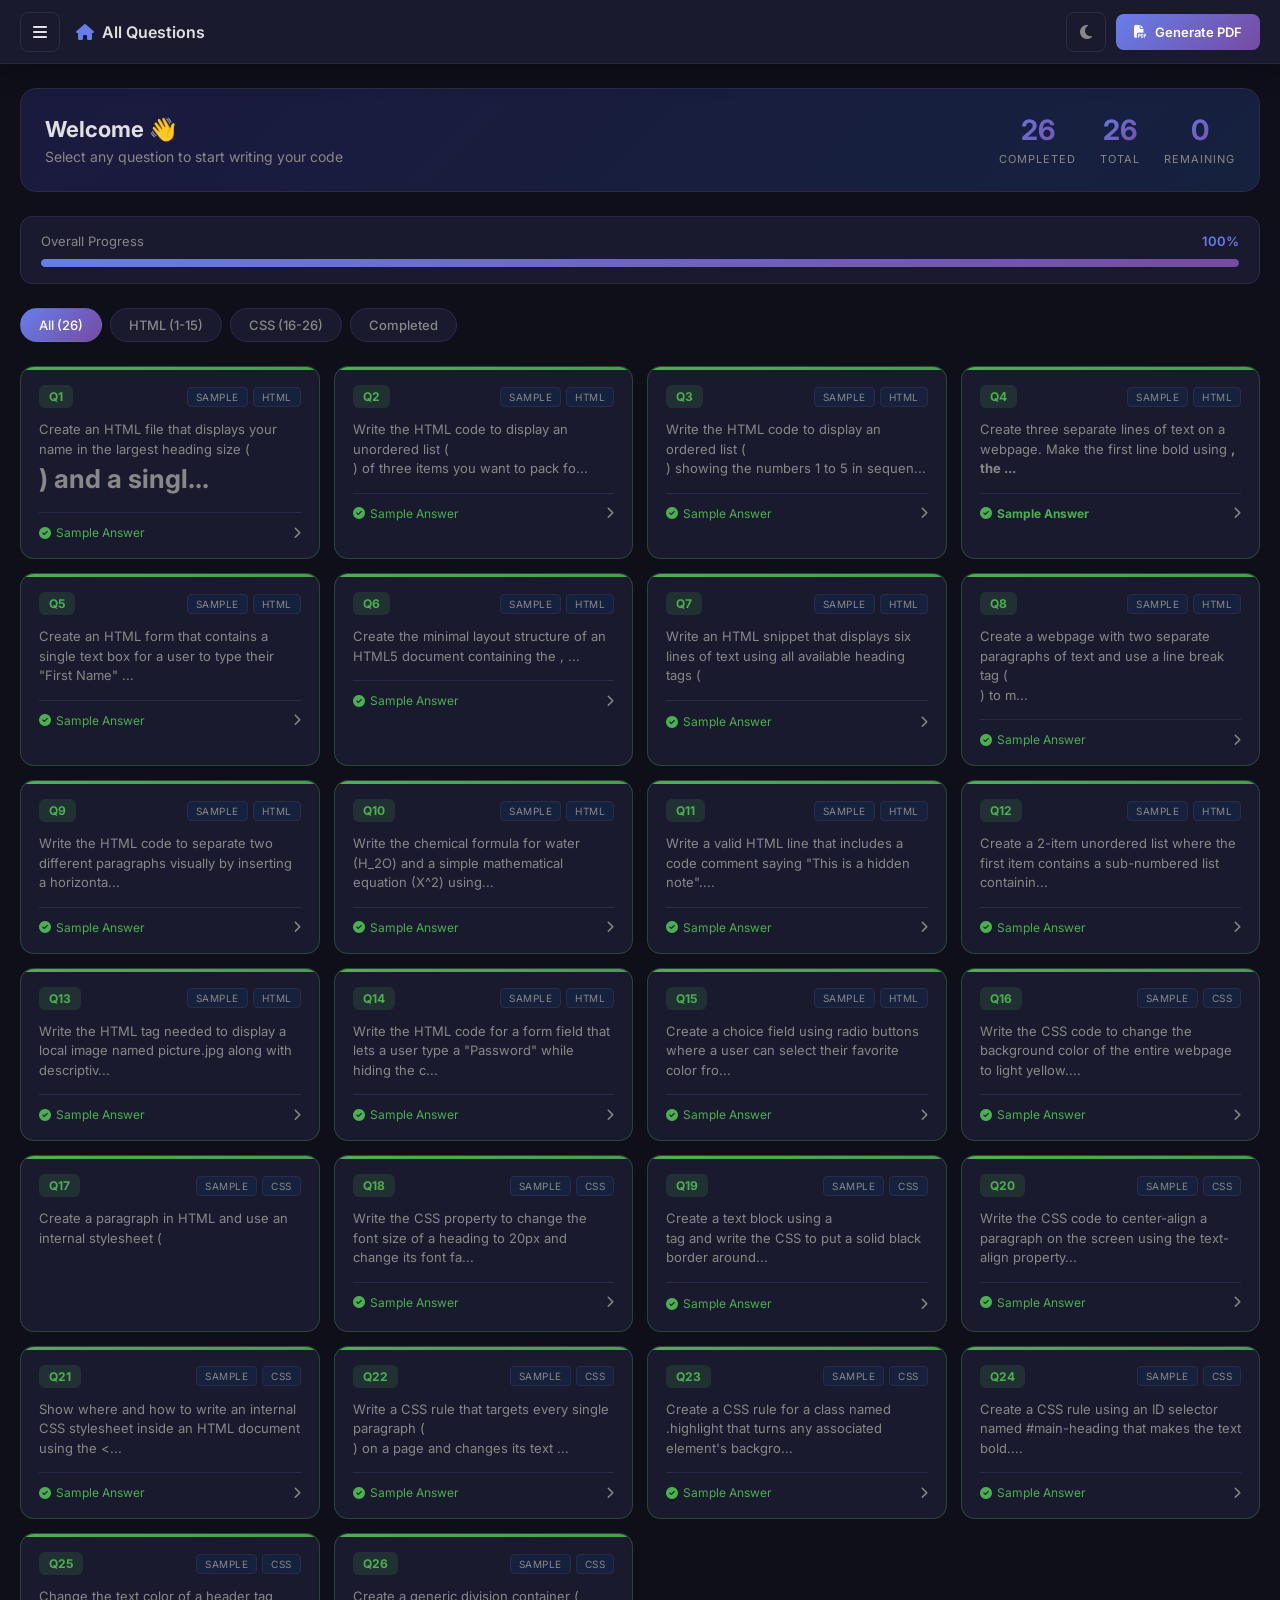
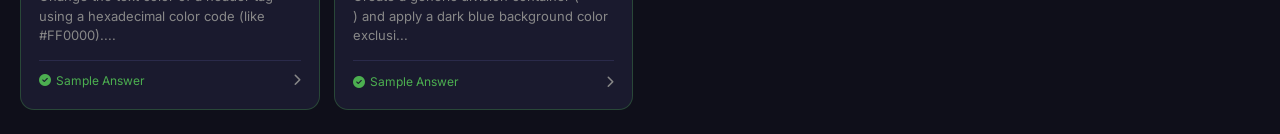
<file: index.html>
<!DOCTYPE html>
<html lang="en">
<head>
    <meta charset="UTF-8">
    <meta name="viewport" content="width=device-width, initial-scale=1.0">
    <title>HTML Assignment Editor</title>
    <link rel="stylesheet" href="style.css">
    <link href="https://fonts.googleapis.com/css2?family=Inter:wght@300;400;500;600;700&family=Fira+Code:wght@400;500&display=swap" rel="stylesheet">
    <link rel="stylesheet" href="https://cdnjs.cloudflare.com/ajax/libs/font-awesome/6.4.0/css/all.min.css">
</head>
<body>

    <!-- SIDEBAR -->
    <aside class="sidebar" id="sidebar">
        <div class="sidebar-header">
            <div class="logo">
                <i class="fas fa-code"></i>
                <span>AssignmentEditor</span>
            </div>
            <button class="sidebar-close" onclick="toggleSidebar()">
                <i class="fas fa-times"></i>
            </button>
        </div>

        <div class="sidebar-file">
            <label><i class="fas fa-file-code"></i> File Name</label>
            <input type="text" id="fileName" placeholder="My Assignment" value="HTML_Assignment">
        </div>

        <div class="sidebar-nav">
            <p class="nav-label">Questions</p>
            <div id="sidebarQuestionList"></div>
        </div>

        <div class="sidebar-footer">
            <button onclick="generatePDF()" class="btn-generate">
                <i class="fas fa-file-pdf"></i> Generate Output
            </button>
            <button onclick="resetAll()" class="btn-reset">
                <i class="fas fa-trash"></i> Reset All
            </button>
        </div>

        <!-- Theme Toggle in Sidebar -->
        <div class="theme-toggle" onclick="toggleTheme()">
            <i class="fas fa-moon theme-icon" id="themeIcon"></i>
            <span class="theme-toggle-label" id="themeLabel">Dark Mode</span>
            <label class="toggle-switch">
                <input type="checkbox" id="themeCheckbox" onchange="toggleTheme()">
                <span class="toggle-track"></span>
            </label>
        </div>

    </aside>

    <!-- OVERLAY -->
    <div class="overlay" id="overlay" onclick="toggleSidebar()"></div>

    <!-- MAIN -->
    <main class="main" id="main">

        <!-- TOP NAV -->
        <nav class="topnav">
            <button class="menu-btn" onclick="toggleSidebar()">
                <i class="fas fa-bars"></i>
            </button>
            <div class="topnav-title" id="topnavTitle">
                <i class="fas fa-home"></i> All Questions
            </div>
            <div class="topnav-actions" id="topnavActions">
                <!-- Theme Toggle Button in TopNav -->
                <button class="topnav-theme" onclick="toggleTheme()" id="topnavThemeBtn" title="Toggle Theme">
                    <i class="fas fa-moon"></i>
                </button>
                <button onclick="generatePDF()" class="btn-icon-primary">
                    <i class="fas fa-file-pdf"></i>
                    <span>Generate PDF</span>
                </button>
            </div>
        </nav>

        <!-- LIST VIEW -->
        <div id="listView" class="view active">
            <div class="hero">
                <div class="hero-text">
                    <h2>Welcome 👋</h2>
                    <p>Select any question to start writing your code</p>
                </div>
                <div class="hero-stats">
                    <div class="stat">
                        <span id="completedCount">0</span>
                        <label>Completed</label>
                    </div>
                    <div class="stat">
                        <span>26</span>
                        <label>Total</label>
                    </div>
                    <div class="stat">
                        <span id="pendingCount">26</span>
                        <label>Remaining</label>
                    </div>
                </div>
            </div>

            <!-- Progress Bar -->
            <div class="progress-wrap">
                <div class="progress-top">
                    <span>Overall Progress</span>
                    <span id="progressPercent">0%</span>
                </div>
                <div class="progress-bar">
                    <div class="progress-fill" id="progressFill"></div>
                </div>
            </div>

            <!-- Filter Tabs -->
            <div class="filter-tabs">
                <button class="tab active" onclick="filterQuestions('all', this)">All (26)</button>
                <button class="tab" onclick="filterQuestions('html', this)">HTML (1-15)</button>
                <button class="tab" onclick="filterQuestions('css', this)">CSS (16-26)</button>
                <button class="tab" onclick="filterQuestions('done', this)">Completed</button>
            </div>

            <!-- Question Grid -->
            <div id="questionGrid" class="question-grid"></div>
        </div>

        <!-- EDITOR VIEW -->
        <div id="editorView" class="view">
            <div class="editor-layout">

                <!-- Left Panel -->
                <div class="editor-panel">
                    <div class="panel-header">
                        <div class="panel-title">
                            <i class="fas fa-pencil-alt"></i>
                            <span id="editorQNum">Question 1</span>
                        </div>
                        <div class="panel-actions">
                            <button onclick="loadSample()" class="btn-sm btn-orange">
                                <i class="fas fa-magic"></i> Sample
                            </button>
                            <button onclick="clearCode()" class="btn-sm btn-gray">
                                <i class="fas fa-eraser"></i> Clear
                            </button>
                        </div>
                    </div>

                    <div class="question-banner" id="questionText"></div>

                    <div class="code-wrap">
                        <div class="code-header">
                            <div class="code-dots">
                                <span class="dot red"></span>
                                <span class="dot yellow"></span>
                                <span class="dot green"></span>
                            </div>
                            <span class="code-lang">HTML / CSS</span>
                            <button onclick="copyCode()" class="btn-copy">
                                <i class="fas fa-copy"></i> Copy
                            </button>
                        </div>
                        <textarea id="codeEditor" placeholder="Write your HTML/CSS code here..."></textarea>
                    </div>

                    <div class="editor-bottom">
                        <button onclick="showListView()" class="btn-back">
                            <i class="fas fa-arrow-left"></i> Back
                        </button>
                        <div class="nav-buttons">
                            <button onclick="prevQuestion()" class="btn-nav">
                                <i class="fas fa-chevron-left"></i> Prev
                            </button>
                            <button onclick="nextQuestion()" class="btn-nav">
                                Next <i class="fas fa-chevron-right"></i>
                            </button>
                        </div>
                        <button onclick="runCode()" class="btn-run">
                            <i class="fas fa-play"></i> Run Code
                        </button>
                    </div>
                </div>

                <!-- Right Panel -->
                <div class="preview-panel">
                    <div class="panel-header">
                        <div class="panel-title">
                            <i class="fas fa-eye"></i>
                            <span>Live Preview</span>
                        </div>
                        <div class="preview-status" id="previewStatus">
                            <span class="status-dot"></span>
                            <span>Ready</span>
                        </div>
                    </div>

                    <div class="preview-wrap">
                        <div class="browser-bar">
                            <div class="browser-dots">
                                <span class="dot red"></span>
                                <span class="dot yellow"></span>
                                <span class="dot green"></span>
                            </div>
                            <div class="browser-url">
                                <i class="fas fa-lock"></i>
                                preview.local
                            </div>
                        </div>
                        <iframe id="preview" sandbox="allow-same-origin allow-scripts"></iframe>
                    </div>
                </div>

            </div>
        </div>

    </main>

    <!-- TOAST -->
    <div class="toast" id="toast"></div>

    <script src="questions.js"></script>
    <script src="script.js"></script>
    <script src="sampleAnswers.js"></script>
</body>
</html>
</file>
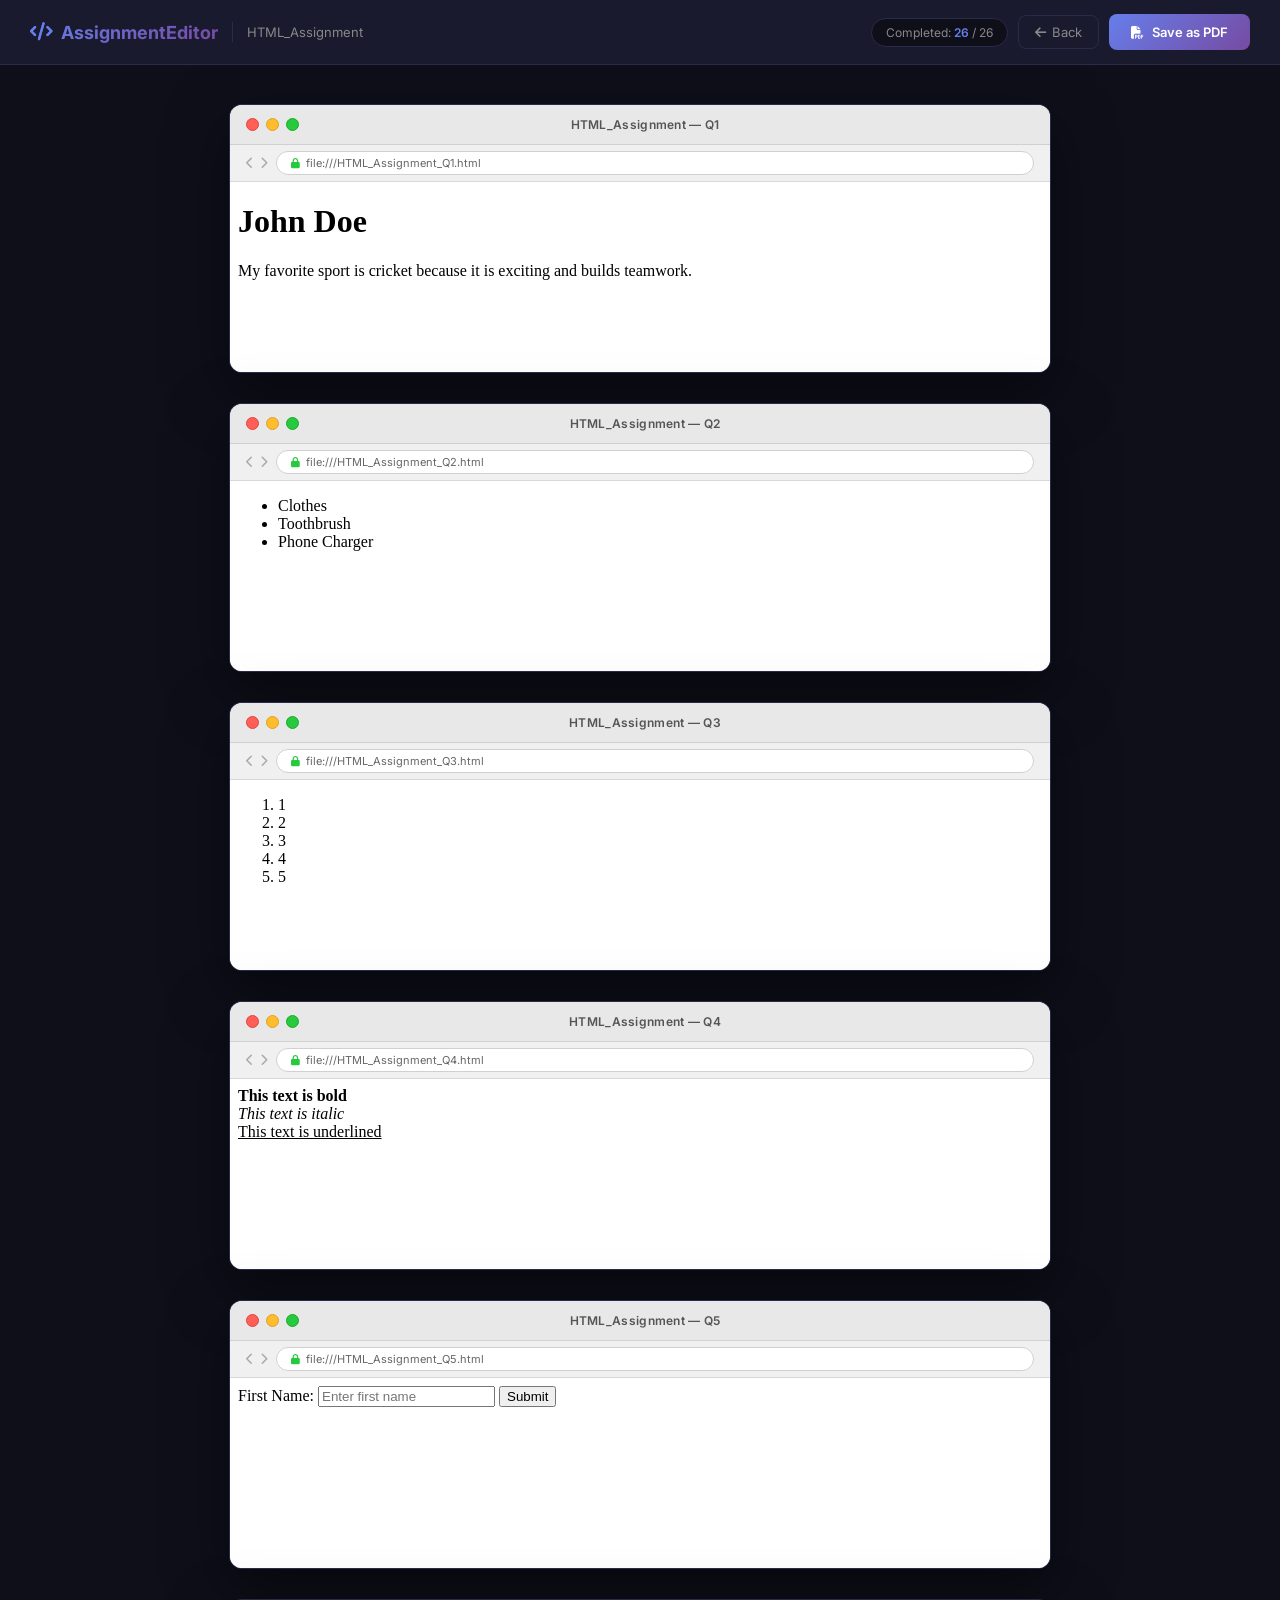
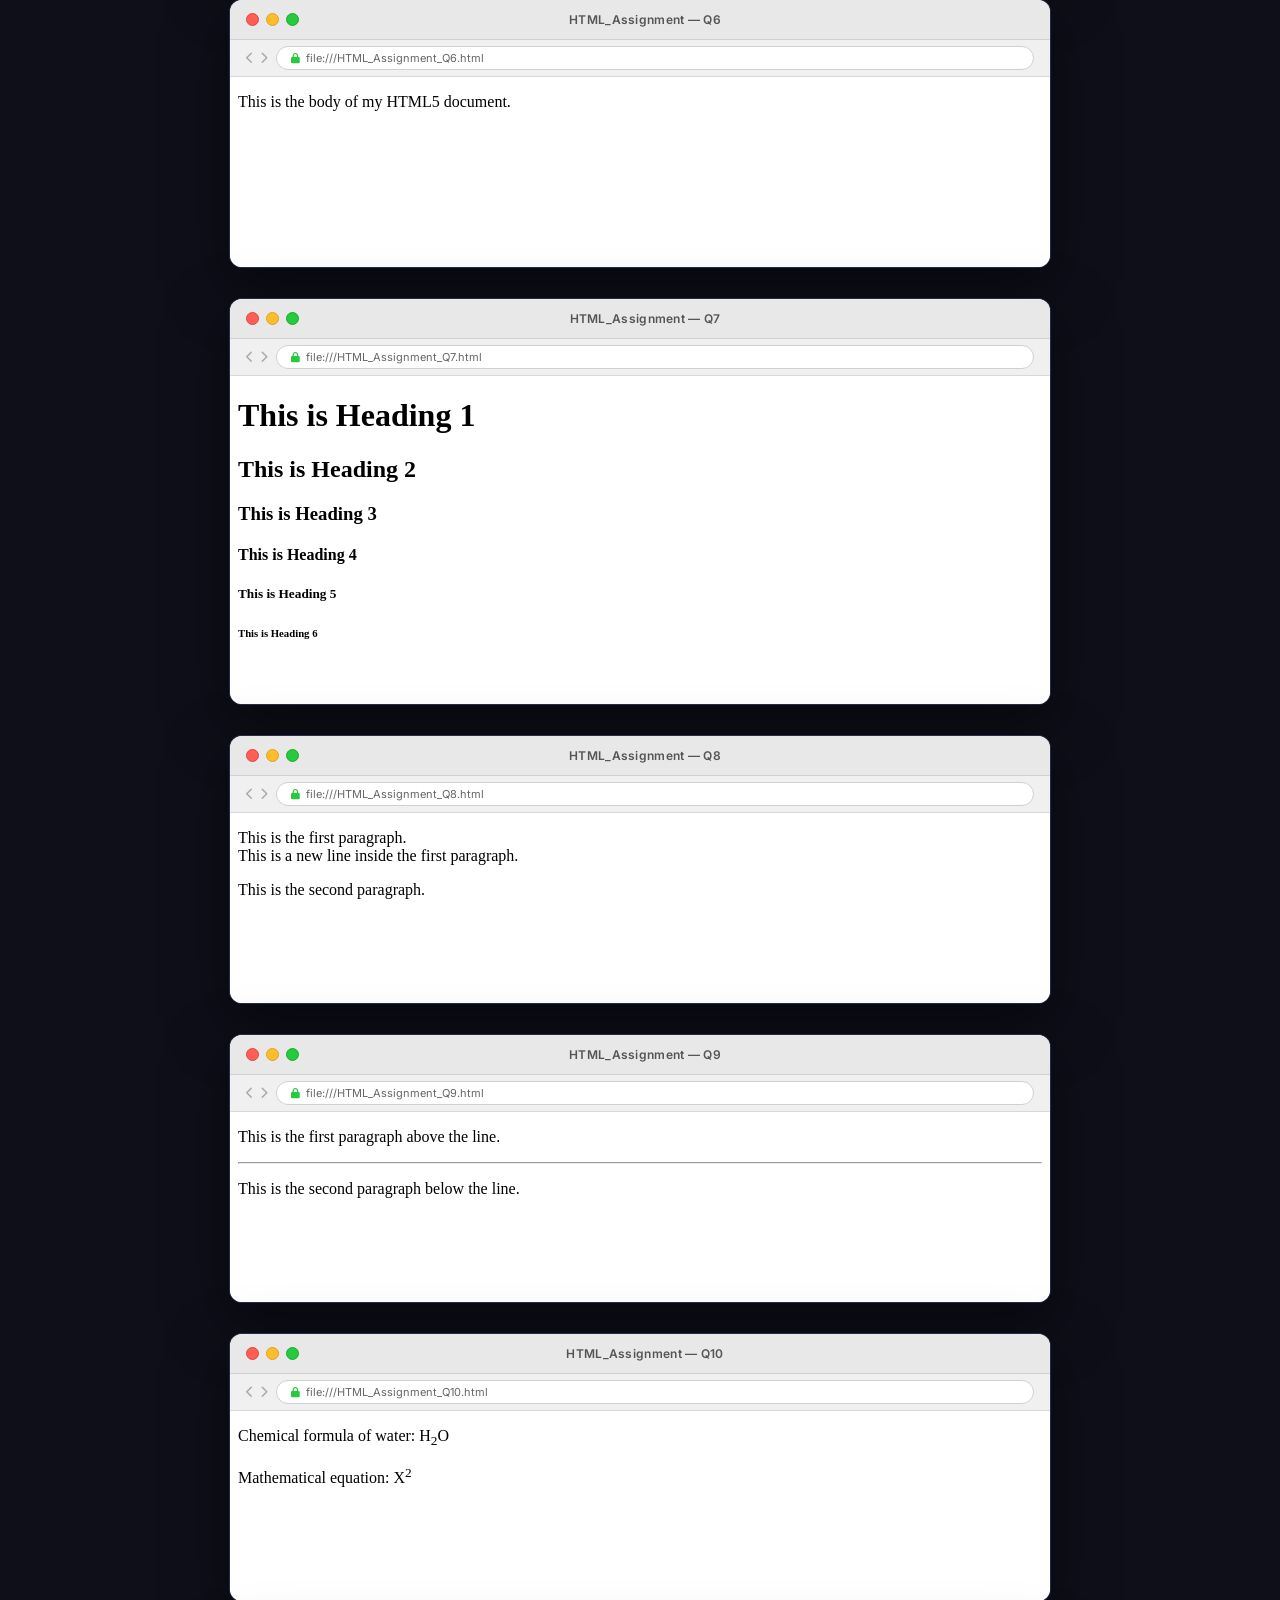
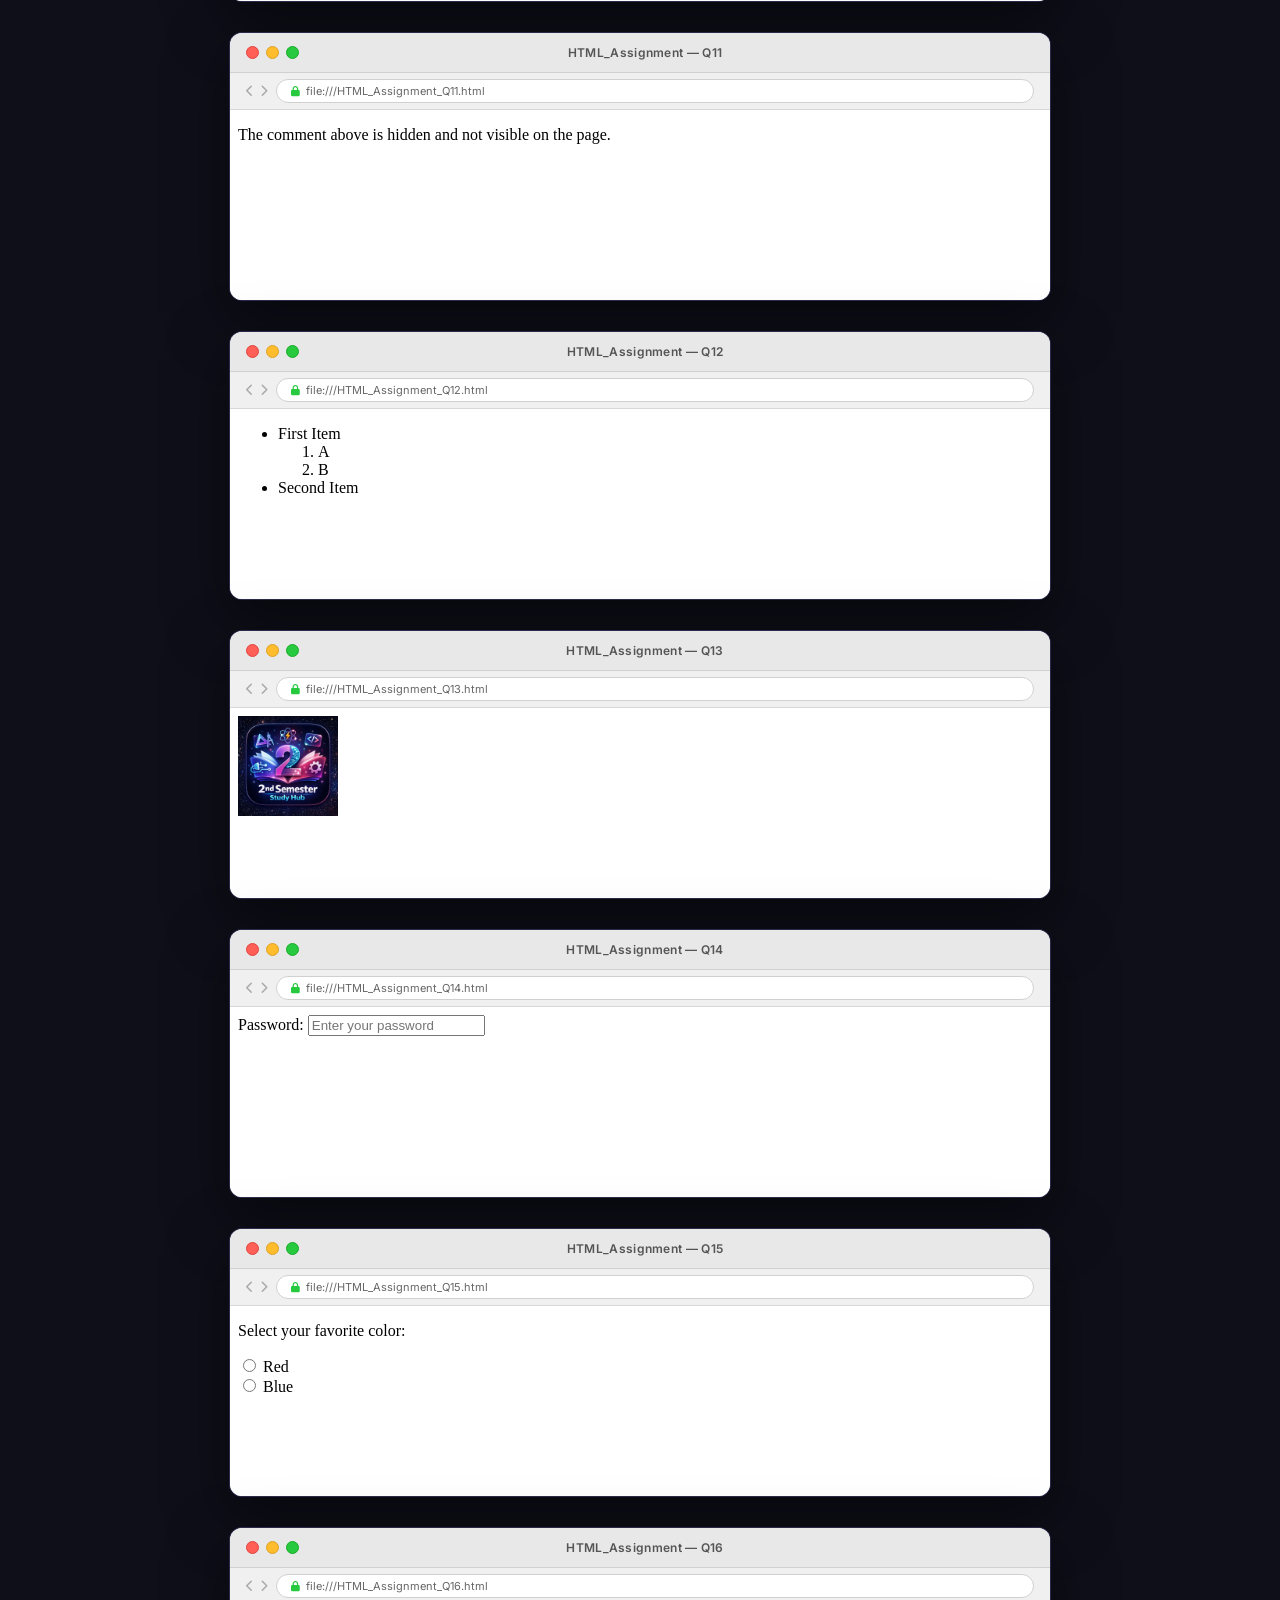
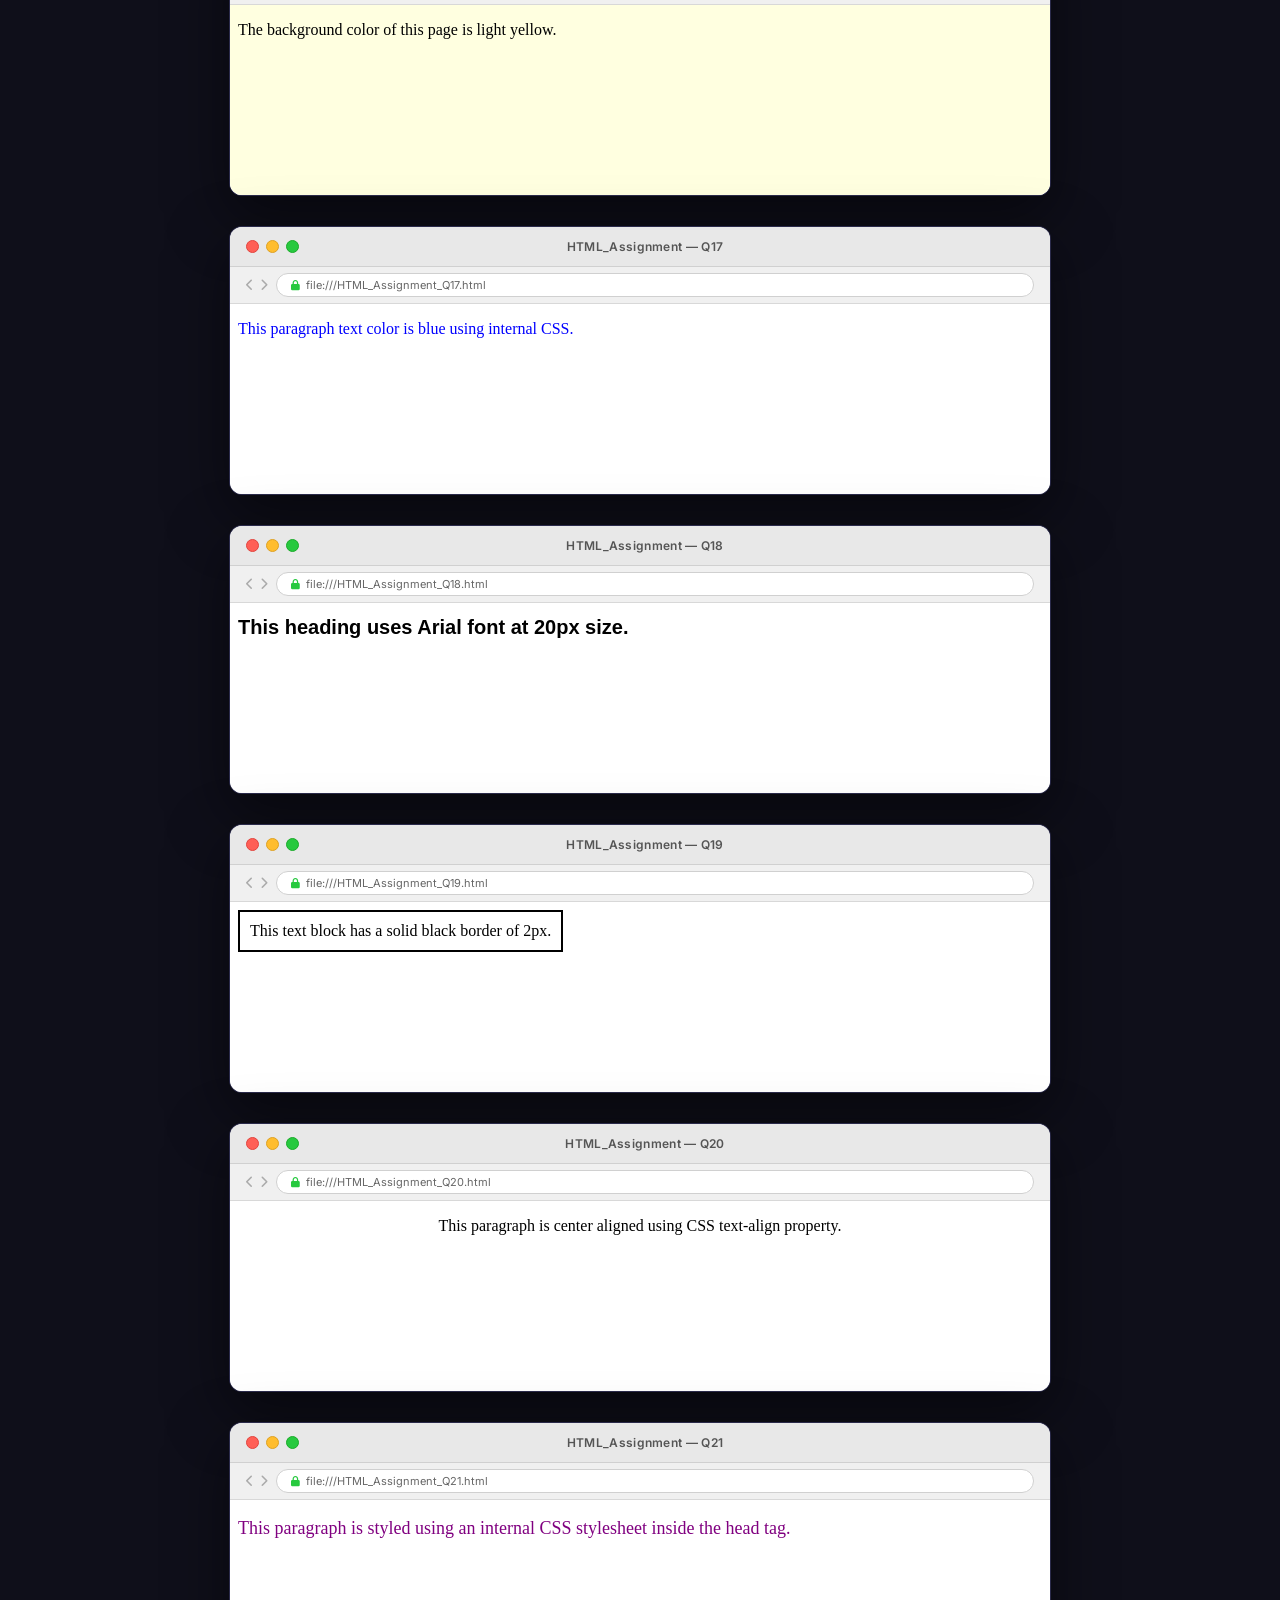
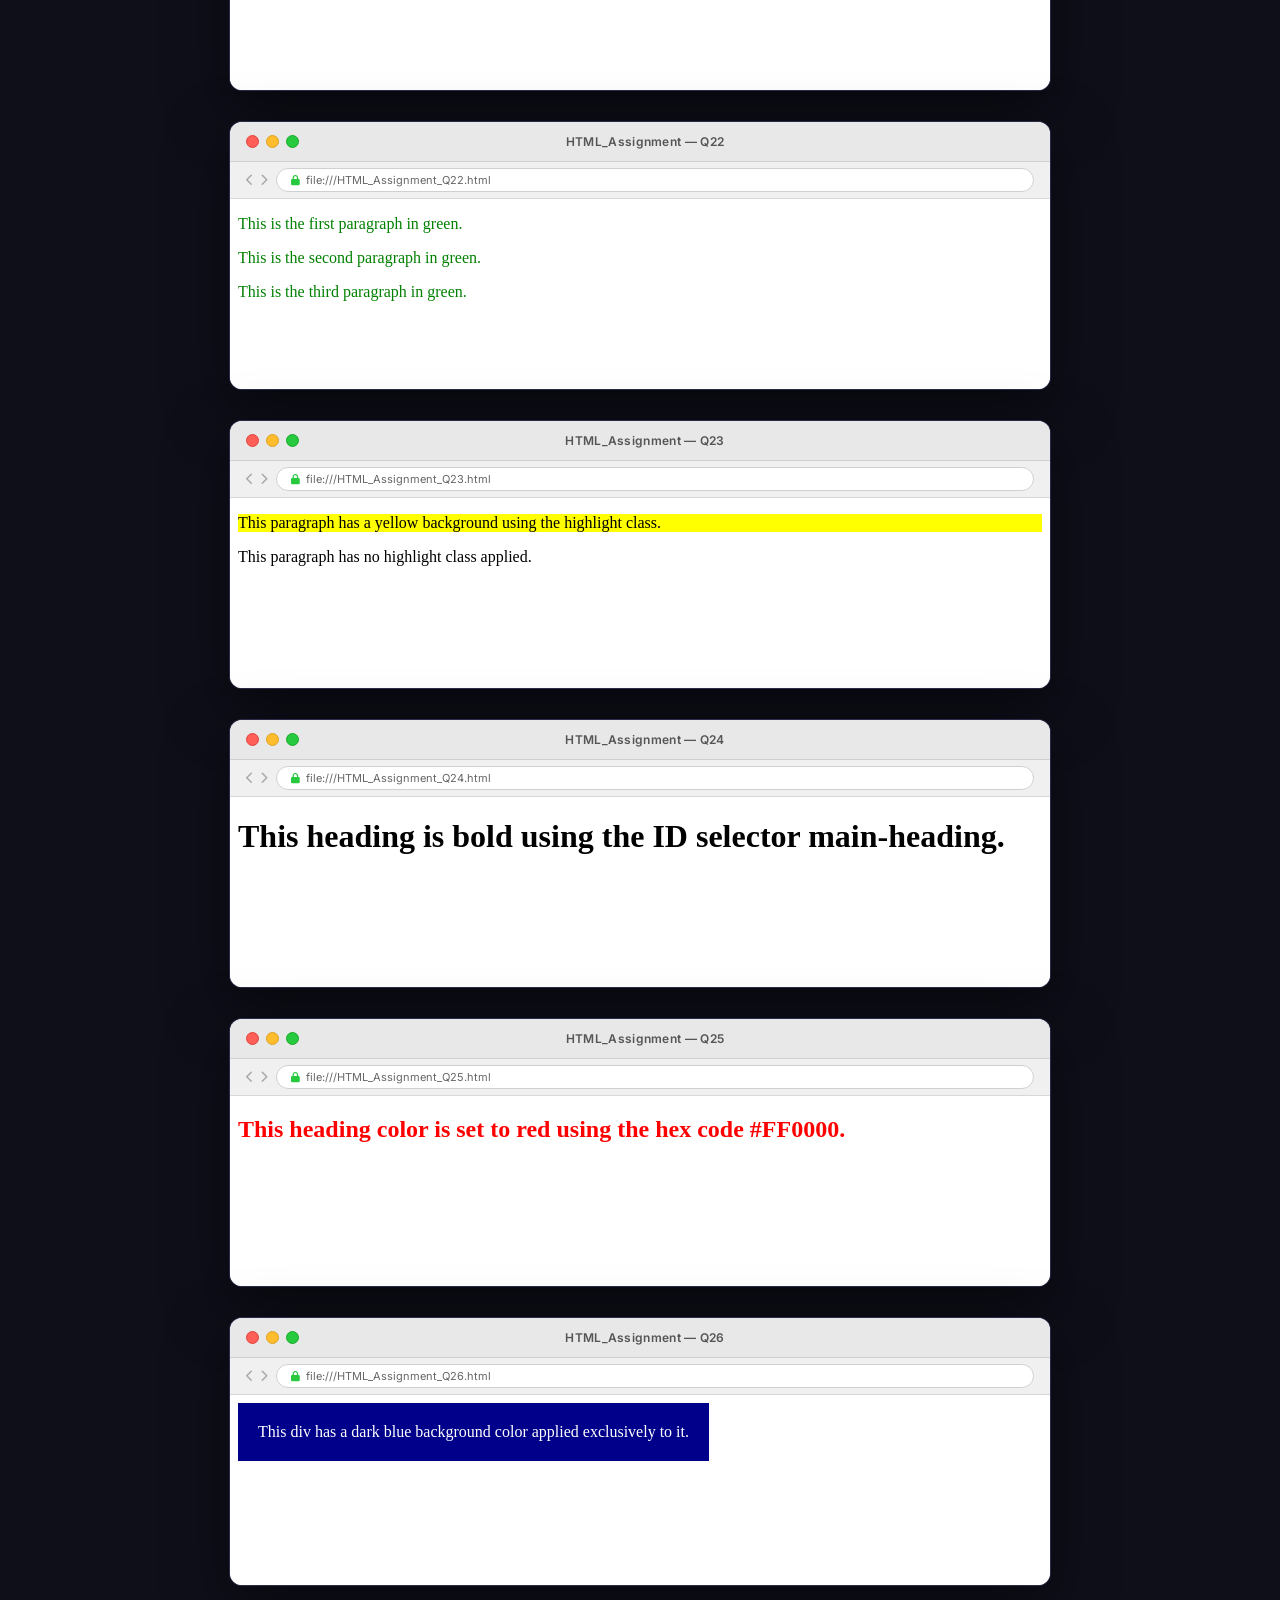
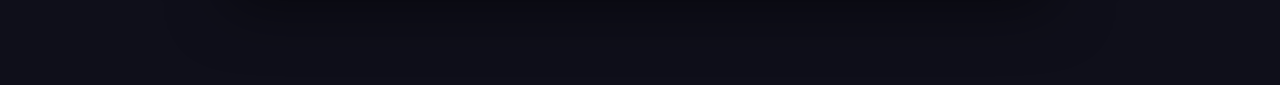
<file: output.html>
<!DOCTYPE html>
<html lang="en">
<head>
    <meta charset="UTF-8">
    <meta name="viewport" content="width=device-width, initial-scale=1.0">
    <title>Assignment Output</title>
    <link href="https://fonts.googleapis.com/css2?family=Inter:wght@400;500;600;700&display=swap" rel="stylesheet">
    <link rel="stylesheet" href="https://cdnjs.cloudflare.com/ajax/libs/font-awesome/6.4.0/css/all.min.css">
    <style>

        /* =====================
           BASE
        ===================== */
        * {
            margin: 0;
            padding: 0;
            box-sizing: border-box;
        }

        body {
            font-family: 'Inter', sans-serif;
            background: #0f0f1a;
            min-height: 100vh;
            padding-bottom: 60px;
        }

        /* =====================
           TOP BAR (no print)
        ===================== */
        .topbar {
            background: #1a1a2e;
            border-bottom: 1px solid #2a2a4a;
            padding: 14px 30px;
            display: flex;
            align-items: center;
            justify-content: space-between;
            position: sticky;
            top: 0;
            z-index: 100;
        }

        .topbar-left {
            display: flex;
            align-items: center;
            gap: 14px;
        }

        .topbar-logo {
            font-size: 18px;
            font-weight: 700;
            background: linear-gradient(135deg, #667eea, #764ba2);
            -webkit-background-clip: text;
            -webkit-text-fill-color: transparent;
            display: flex;
            align-items: center;
            gap: 8px;
        }

        .topbar-logo i {
            -webkit-text-fill-color: #667eea;
        }

        .topbar-divider {
            width: 1px;
            height: 20px;
            background: #2a2a4a;
        }

        .topbar-filename {
            font-size: 13px;
            color: #888;
        }

        .topbar-right {
            display: flex;
            gap: 10px;
            align-items: center;
        }

        .topbar-stat {
            font-size: 12px;
            color: #888;
            background: #0f0f1a;
            padding: 6px 14px;
            border-radius: 99px;
            border: 1px solid #2a2a4a;
        }

        .topbar-stat span {
            color: #667eea;
            font-weight: 600;
        }

        .btn-back {
            background: transparent;
            color: #888;
            border: 1px solid #2a2a4a;
            padding: 8px 16px;
            border-radius: 8px;
            font-size: 13px;
            cursor: pointer;
            display: flex;
            align-items: center;
            gap: 6px;
            font-family: 'Inter', sans-serif;
            transition: all 0.2s;
            text-decoration: none;
        }

        .btn-back:hover {
            border-color: #667eea;
            color: #667eea;
        }

        .btn-print {
            background: linear-gradient(135deg, #667eea, #764ba2);
            color: white;
            border: none;
            padding: 10px 22px;
            border-radius: 8px;
            font-size: 13px;
            font-weight: 600;
            cursor: pointer;
            display: flex;
            align-items: center;
            gap: 8px;
            font-family: 'Inter', sans-serif;
            transition: opacity 0.2s;
        }

        .btn-print:hover {
            opacity: 0.9;
        }

        /* =====================
           PAGE CONTENT
        ===================== */
        .output-page {
            max-width: 860px;
            margin: 0 auto;
            padding: 40px 20px;
            display: flex;
            flex-direction: column;
            gap: 32px;
        }

        /* =====================
           BROWSER WINDOW CARD
        ===================== */
        .browser-window {
            border-radius: 12px;
            overflow: hidden;
            box-shadow:
                0 0 0 1px #2a2a4a,
                0 20px 60px rgba(0, 0, 0, 0.5);
            background: white;
            page-break-inside: avoid;
            break-inside: avoid;
        }

        /* Title Bar */
        .browser-titlebar {
            background: #e8e8e8;
            padding: 10px 16px;
            display: flex;
            align-items: center;
            gap: 12px;
            border-bottom: 1px solid #d0d0d0;
            min-height: 40px;
        }

        /* Three Dots */
        .browser-dots {
            display: flex;
            gap: 7px;
            flex-shrink: 0;
        }

        .bdot {
            width: 13px;
            height: 13px;
            border-radius: 50%;
        }

        .bdot.red    { background: #ff5f56; border: 1px solid #e0443e; }
        .bdot.yellow { background: #ffbd2e; border: 1px solid #dea123; }
        .bdot.green  { background: #27c93f; border: 1px solid #1aab29; }

        /* File name in title bar */
        .browser-title-text {
            flex: 1;
            text-align: center;
            font-size: 12px;
            font-weight: 600;
            color: #555;
            letter-spacing: 0.3px;
            margin-right: 55px;
        }

        /* URL Bar Row */
        .browser-urlbar {
            background: #f0f0f0;
            padding: 6px 16px;
            display: flex;
            align-items: center;
            gap: 8px;
            border-bottom: 1px solid #d8d8d8;
        }

        .url-nav-btns {
            display: flex;
            gap: 6px;
            color: #aaa;
            font-size: 12px;
        }

        .url-field {
            flex: 1;
            background: white;
            border: 1px solid #d0d0d0;
            border-radius: 99px;
            padding: 4px 14px;
            font-size: 11px;
            color: #666;
            display: flex;
            align-items: center;
            gap: 6px;
        }

        .url-field i {
            color: #27c93f;
            font-size: 10px;
        }

        /* Output Content */
        .browser-content {
            background: white;
            min-height: 80px;
            padding: 0;
        }

        .browser-content iframe {
            width: 100%;
            border: none;
            display: block;
            min-height: 80px;
        }

        /* Empty State */
        .browser-empty {
            padding: 30px;
            text-align: center;
            color: #aaa;
            font-size: 13px;
            display: flex;
            flex-direction: column;
            align-items: center;
            gap: 8px;
        }

        .browser-empty i {
            font-size: 28px;
            opacity: 0.4;
        }

        /* =====================
           PRINT STYLES
        ===================== */
        @media print {
            body {
                background: #f5f5f5;
                padding-bottom: 0;
            }

            .topbar {
                display: none !important;
            }

            .output-page {
                padding: 20px;
                gap: 24px;
                max-width: 100%;
            }

            .browser-window {
                box-shadow: 0 2px 12px rgba(0,0,0,0.15);
                border-radius: 10px;
                page-break-inside: avoid;
                break-inside: avoid;
            }

            .browser-titlebar {
                background: #e0e0e0;
            }

            .browser-content iframe {
                min-height: 60px;
            }
        }

        /* =====================
           RESPONSIVE
        ===================== */
        @media (max-width: 600px) {
            .topbar {
                padding: 12px 16px;
                flex-wrap: wrap;
                gap: 10px;
            }

            .topbar-stat {
                display: none;
            }

            .topbar-filename {
                display: none;
            }

            .output-page {
                padding: 20px 12px;
                gap: 20px;
            }
        }
    </style>
</head>
<body>

    <!-- TOP BAR -->
    <div class="topbar">
        <div class="topbar-left">
            <div class="topbar-logo">
                <i class="fas fa-code"></i>
                AssignmentEditor
            </div>
            <div class="topbar-divider"></div>
            <div class="topbar-filename" id="topbarFilename">Output</div>
        </div>
        <div class="topbar-right">
            <div class="topbar-stat">
                Completed: <span id="statCompleted">0</span> / 26
            </div>
            <button onclick="window.history.back()" class="btn-back">
                <i class="fas fa-arrow-left"></i> Back
            </button>
            <button onclick="window.print()" class="btn-print">
                <i class="fas fa-file-pdf"></i> Save as PDF
            </button>
        </div>
    </div>

    <!-- OUTPUT PAGE -->
    <div class="output-page" id="outputPage"></div>

    <script src="questions.js"></script>
    <script src="sampleAnswers.js"></script>
    <script>
        // Load data
        const savedData  = JSON.parse(localStorage.getItem('assignmentData')) || {};
        const fileName   = localStorage.getItem('fileName') || 'HTML_Assignment';

        // Set filename in topbar
        document.getElementById('topbarFilename').textContent = fileName;
        document.title = fileName + ' — Output';

        const page = document.getElementById('outputPage');
        let completedCount = 0;

        questions.forEach(q => {
            // Use saved code, fallback to sample
            const code = (savedData[q.id] && savedData[q.id].trim())
                ? savedData[q.id]
                : (sampleAnswers[q.id] || '');

            if (code.trim()) completedCount++;

            // Build browser window
            const win = document.createElement('div');
            win.className = 'browser-window';

            win.innerHTML = `
                <!-- Title Bar -->
                <div class="browser-titlebar">
                    <div class="browser-dots">
                        <span class="bdot red"></span>
                        <span class="bdot yellow"></span>
                        <span class="bdot green"></span>
                    </div>
                    <div class="browser-title-text">${fileName} — Q${q.id}</div>
                </div>

                <!-- URL Bar -->
                <div class="browser-urlbar">
                    <div class="url-nav-btns">
                        <i class="fas fa-chevron-left"></i>
                        <i class="fas fa-chevron-right"></i>
                    </div>
                    <div class="url-field">
                        <i class="fas fa-lock"></i>
                        file:///${fileName.replace(/\s/g,'_')}_Q${q.id}.html
                    </div>
                </div>

                <!-- Content -->
                <div class="browser-content" id="content-${q.id}">
                    ${code.trim()
                        ? `<iframe 
                                srcdoc=""
                                id="frame-${q.id}"
                                scrolling="no"
                                onload="resizeFrame(this)">
                           </iframe>`
                        : `<div class="browser-empty">
                               <i class="fas fa-code"></i>
                               No code written for this question
                           </div>`
                    }
                </div>
            `;

            page.appendChild(win);

            // Inject code into iframe after appending
            if (code.trim()) {
                const frame = document.getElementById(`frame-${q.id}`);
                if (frame) {
                    frame.srcdoc = code;
                }
            }
        });

        // Update stat
        document.getElementById('statCompleted').textContent = completedCount;

        // Auto resize iframes to fit content
        function resizeFrame(iframe) {
            try {
                const doc = iframe.contentDocument || iframe.contentWindow.document;
                const height = doc.documentElement.scrollHeight ||
                               doc.body.scrollHeight;
                iframe.style.height = (height + 20) + 'px';
            } catch(e) {
                iframe.style.height = '100px';
            }
        }

        // Re-run resize after all content loads
        window.addEventListener('load', () => {
            document.querySelectorAll('iframe').forEach(f => {
                resizeFrame(f);
            });
        });
    </script>
</body>
</html>
</file>
<file: style.css>
/* ================================
   RESET & BASE
================================ */
* {
    margin: 0;
    padding: 0;
    box-sizing: border-box;
}

/* DARK THEME (default) */
:root {
    --primary: #667eea;
    --primary-dark: #764ba2;
    --bg: #0f0f1a;
    --bg-2: #1a1a2e;
    --bg-3: #16213e;
    --border: #2a2a4a;
    --text: #e0e0e0;
    --text-muted: #888;
    --success: #4caf50;
    --warning: #ff9800;
    --danger: #f44336;
    --code-bg: #0d0d1a;
    --code-color: #a8b5d8;
    --code-placeholder: #3a3a5c;
    --sidebar-width: 280px;
    --topnav-height: 64px;
    --shadow: 0 8px 25px rgba(0,0,0,0.3);
}

/* LIGHT THEME */
body.light {
    --bg: #f0f2f5;
    --bg-2: #ffffff;
    --bg-3: #f5f7fa;
    --border: #e0e4eb;
    --text: #1a1a2e;
    --text-muted: #666;
    --code-bg: #1e1e3a;
    --code-color: #a8b5d8;
    --code-placeholder: #4a4a6a;
    --shadow: 0 8px 25px rgba(0,0,0,0.08);
}

body {
    font-family: 'Inter', sans-serif;
    background: var(--bg);
    color: var(--text);
    min-height: 100vh;
    overflow-x: hidden;
    transition: background 0.3s, color 0.3s;
}

/* ================================
   SIDEBAR
================================ */
.sidebar {
    position: fixed;
    top: 0;
    left: 0;
    width: var(--sidebar-width);
    height: 100vh;
    background: var(--bg-2);
    border-right: 1px solid var(--border);
    display: flex;
    flex-direction: column;
    z-index: 1000;
    transform: translateX(-100%);
    transition: transform 0.3s ease, background 0.3s, border-color 0.3s;
}

.sidebar.open {
    transform: translateX(0);
}

.sidebar-header {
    display: flex;
    align-items: center;
    justify-content: space-between;
    padding: 20px;
    border-bottom: 1px solid var(--border);
}

.logo {
    display: flex;
    align-items: center;
    gap: 10px;
    font-size: 16px;
    font-weight: 700;
    background: linear-gradient(135deg, var(--primary), var(--primary-dark));
    -webkit-background-clip: text;
    -webkit-text-fill-color: transparent;
}

.logo i {
    -webkit-text-fill-color: var(--primary);
}

.sidebar-close {
    background: transparent;
    border: none;
    color: var(--text-muted);
    font-size: 18px;
    cursor: pointer;
    padding: 5px;
    border-radius: 5px;
    transition: color 0.2s;
}

.sidebar-close:hover {
    color: var(--text);
}

.sidebar-file {
    padding: 16px 20px;
    border-bottom: 1px solid var(--border);
}

.sidebar-file label {
    display: flex;
    align-items: center;
    gap: 8px;
    font-size: 12px;
    color: var(--text-muted);
    margin-bottom: 8px;
    text-transform: uppercase;
    letter-spacing: 1px;
}

.sidebar-file input {
    width: 100%;
    background: var(--bg-3);
    border: 1px solid var(--border);
    color: var(--text);
    padding: 8px 12px;
    border-radius: 8px;
    font-size: 13px;
    font-family: 'Inter', sans-serif;
    outline: none;
    transition: border-color 0.2s, background 0.3s, color 0.3s;
}

.sidebar-file input:focus {
    border-color: var(--primary);
}

.sidebar-nav {
    flex: 1;
    overflow-y: auto;
    padding: 12px;
}

.sidebar-nav::-webkit-scrollbar {
    width: 4px;
}

.sidebar-nav::-webkit-scrollbar-track {
    background: transparent;
}

.sidebar-nav::-webkit-scrollbar-thumb {
    background: var(--border);
    border-radius: 2px;
}

.nav-label {
    font-size: 11px;
    text-transform: uppercase;
    letter-spacing: 1.5px;
    color: var(--text-muted);
    padding: 8px 8px;
    margin-bottom: 4px;
}

.sidebar-q-item {
    display: flex;
    align-items: center;
    gap: 10px;
    padding: 8px 10px;
    border-radius: 8px;
    cursor: pointer;
    transition: background 0.2s;
    margin-bottom: 2px;
}

.sidebar-q-item:hover {
    background: var(--bg-3);
}

.sidebar-q-item.active {
    background: rgba(102, 126, 234, 0.15);
    border: 1px solid rgba(102, 126, 234, 0.3);
}

.sidebar-q-item.done .sq-num {
    background: var(--success);
    color: white;
    border-color: var(--success);
}

.sq-num {
    width: 26px;
    height: 26px;
    border-radius: 6px;
    background: var(--bg-3);
    border: 1px solid var(--border);
    display: flex;
    align-items: center;
    justify-content: center;
    font-size: 11px;
    font-weight: 600;
    flex-shrink: 0;
    transition: background 0.2s, color 0.2s;
    color: var(--text);
}

.sq-text {
    font-size: 12px;
    color: var(--text-muted);
    white-space: nowrap;
    overflow: hidden;
    text-overflow: ellipsis;
}

.sidebar-footer {
    padding: 16px;
    border-top: 1px solid var(--border);
    display: flex;
    flex-direction: column;
    gap: 8px;
}

.btn-generate {
    background: linear-gradient(135deg, var(--primary), var(--primary-dark));
    color: white;
    border: none;
    padding: 12px;
    border-radius: 10px;
    font-size: 14px;
    font-weight: 600;
    cursor: pointer;
    display: flex;
    align-items: center;
    justify-content: center;
    gap: 8px;
    font-family: 'Inter', sans-serif;
    transition: opacity 0.2s;
}

.btn-generate:hover {
    opacity: 0.9;
}

.btn-reset {
    background: transparent;
    color: var(--danger);
    border: 1px solid rgba(244, 67, 54, 0.3);
    padding: 10px;
    border-radius: 10px;
    font-size: 13px;
    font-weight: 500;
    cursor: pointer;
    display: flex;
    align-items: center;
    justify-content: center;
    gap: 8px;
    font-family: 'Inter', sans-serif;
    transition: all 0.2s;
}

.btn-reset:hover {
    background: rgba(244, 67, 54, 0.1);
}

/* ================================
   THEME TOGGLE
================================ */
.theme-toggle {
    display: flex;
    align-items: center;
    gap: 8px;
    padding: 12px 16px;
    border-top: 1px solid var(--border);
    cursor: pointer;
}

.theme-toggle-label {
    font-size: 12px;
    color: var(--text-muted);
    flex: 1;
    text-transform: uppercase;
    letter-spacing: 1px;
}

.toggle-switch {
    position: relative;
    width: 44px;
    height: 24px;
    cursor: pointer;
}

.toggle-switch input {
    opacity: 0;
    width: 0;
    height: 0;
    position: absolute;
}

.toggle-track {
    position: absolute;
    inset: 0;
    background: var(--bg-3);
    border: 1px solid var(--border);
    border-radius: 99px;
    transition: all 0.3s;
}

.toggle-track::after {
    content: '';
    position: absolute;
    top: 3px;
    left: 3px;
    width: 16px;
    height: 16px;
    background: var(--text-muted);
    border-radius: 50%;
    transition: all 0.3s;
}

.toggle-switch input:checked + .toggle-track {
    background: linear-gradient(135deg, var(--primary), var(--primary-dark));
    border-color: var(--primary);
}

.toggle-switch input:checked + .toggle-track::after {
    left: calc(100% - 19px);
    background: white;
}

.theme-icon {
    font-size: 14px;
    color: var(--text-muted);
    transition: color 0.3s;
}

/* ================================
   OVERLAY
================================ */
.overlay {
    display: none;
    position: fixed;
    inset: 0;
    background: rgba(0, 0, 0, 0.6);
    z-index: 999;
    backdrop-filter: blur(2px);
}

.overlay.show {
    display: block;
}

/* ================================
   MAIN
================================ */
.main {
    min-height: 100vh;
    display: flex;
    flex-direction: column;
}

/* ================================
   TOP NAV
================================ */
.topnav {
    height: var(--topnav-height);
    background: var(--bg-2);
    border-bottom: 1px solid var(--border);
    display: flex;
    align-items: center;
    padding: 0 20px;
    gap: 16px;
    position: sticky;
    top: 0;
    z-index: 100;
    transition: background 0.3s, border-color 0.3s;
    box-shadow: var(--shadow);
}

.menu-btn {
    background: transparent;
    border: 1px solid var(--border);
    color: var(--text);
    width: 40px;
    height: 40px;
    border-radius: 8px;
    cursor: pointer;
    display: flex;
    align-items: center;
    justify-content: center;
    font-size: 16px;
    transition: all 0.2s;
    flex-shrink: 0;
}

.menu-btn:hover {
    border-color: var(--primary);
    color: var(--primary);
}

.topnav-title {
    flex: 1;
    font-size: 16px;
    font-weight: 600;
    display: flex;
    align-items: center;
    gap: 8px;
    color: var(--text);
}

.topnav-title i {
    color: var(--primary);
}

.topnav-actions {
    display: flex;
    gap: 10px;
    align-items: center;
}

/* Theme toggle in topnav */
.topnav-theme {
    background: transparent;
    border: 1px solid var(--border);
    color: var(--text-muted);
    width: 40px;
    height: 40px;
    border-radius: 8px;
    cursor: pointer;
    display: flex;
    align-items: center;
    justify-content: center;
    font-size: 16px;
    transition: all 0.2s;
}

.topnav-theme:hover {
    border-color: var(--primary);
    color: var(--primary);
}

.btn-icon-primary {
    background: linear-gradient(135deg, var(--primary), var(--primary-dark));
    color: white;
    border: none;
    padding: 10px 18px;
    border-radius: 8px;
    font-size: 13px;
    font-weight: 600;
    cursor: pointer;
    display: flex;
    align-items: center;
    gap: 8px;
    font-family: 'Inter', sans-serif;
    transition: opacity 0.2s;
    white-space: nowrap;
}

.btn-icon-primary:hover {
    opacity: 0.9;
}

/* ================================
   VIEWS
================================ */
.view {
    display: none;
    flex: 1;
}

.view.active {
    display: flex;
    flex-direction: column;
}

/* ================================
   LIST VIEW
================================ */
#listView {
    padding: 24px 20px;
    gap: 24px;
}

.hero {
    background: linear-gradient(135deg, #1a1a3e, #16213e);
    border: 1px solid var(--border);
    border-radius: 16px;
    padding: 24px;
    display: flex;
    align-items: center;
    justify-content: space-between;
    flex-wrap: wrap;
    gap: 20px;
}

body.light .hero {
    background: linear-gradient(135deg, #667eea15, #764ba215);
}

.hero-text h2 {
    font-size: 22px;
    font-weight: 700;
    margin-bottom: 6px;
    color: var(--text);
}

.hero-text p {
    font-size: 14px;
    color: var(--text-muted);
}

.hero-stats {
    display: flex;
    gap: 24px;
}

.stat {
    text-align: center;
}

.stat span {
    display: block;
    font-size: 28px;
    font-weight: 700;
    background: linear-gradient(135deg, var(--primary), var(--primary-dark));
    -webkit-background-clip: text;
    -webkit-text-fill-color: transparent;
}

.stat label {
    font-size: 11px;
    color: var(--text-muted);
    text-transform: uppercase;
    letter-spacing: 1px;
}

/* Progress */
.progress-wrap {
    background: var(--bg-2);
    border: 1px solid var(--border);
    border-radius: 12px;
    padding: 16px 20px;
    transition: background 0.3s;
}

.progress-top {
    display: flex;
    justify-content: space-between;
    align-items: center;
    margin-bottom: 10px;
    font-size: 13px;
    color: var(--text-muted);
}

#progressPercent {
    font-weight: 600;
    color: var(--primary);
}

.progress-bar {
    height: 8px;
    background: var(--bg-3);
    border-radius: 99px;
    overflow: hidden;
}

.progress-fill {
    height: 100%;
    background: linear-gradient(90deg, var(--primary), var(--primary-dark));
    border-radius: 99px;
    width: 0%;
    transition: width 0.5s ease;
}

/* Filter Tabs */
.filter-tabs {
    display: flex;
    gap: 8px;
    flex-wrap: wrap;
}

.tab {
    background: var(--bg-2);
    border: 1px solid var(--border);
    color: var(--text-muted);
    padding: 8px 18px;
    border-radius: 99px;
    font-size: 13px;
    font-weight: 500;
    cursor: pointer;
    font-family: 'Inter', sans-serif;
    transition: all 0.2s;
}

.tab:hover {
    border-color: var(--primary);
    color: var(--primary);
}

.tab.active {
    background: linear-gradient(135deg, var(--primary), var(--primary-dark));
    border-color: transparent;
    color: white;
}

/* Question Grid */
.question-grid {
    display: grid;
    grid-template-columns: repeat(auto-fill, minmax(260px, 1fr));
    gap: 14px;
}

.q-card {
    background: var(--bg-2);
    border: 1px solid var(--border);
    border-radius: 14px;
    padding: 18px;
    cursor: pointer;
    transition: all 0.25s;
    position: relative;
    overflow: hidden;
}

.q-card::before {
    content: '';
    position: absolute;
    top: 0;
    left: 0;
    right: 0;
    height: 3px;
    background: linear-gradient(90deg, var(--primary), var(--primary-dark));
    opacity: 0;
    transition: opacity 0.25s;
}

.q-card:hover {
    border-color: var(--primary);
    transform: translateY(-3px);
    box-shadow: 0 8px 25px rgba(102, 126, 234, 0.15);
}

.q-card:hover::before {
    opacity: 1;
}

.q-card.done {
    border-color: rgba(76, 175, 80, 0.3);
}

.q-card.done::before {
    background: linear-gradient(90deg, var(--success), #45a049);
    opacity: 1;
}

.q-card-top {
    display: flex;
    align-items: center;
    justify-content: space-between;
    margin-bottom: 12px;
}

.q-num-badge {
    font-size: 12px;
    font-weight: 700;
    background: rgba(102, 126, 234, 0.15);
    color: var(--primary);
    padding: 4px 10px;
    border-radius: 6px;
}

.q-card.done .q-num-badge {
    background: rgba(76, 175, 80, 0.15);
    color: var(--success);
}

.q-tag {
    font-size: 10px;
    padding: 3px 8px;
    border-radius: 4px;
    background: var(--bg-3);
    color: var(--text-muted);
    border: 1px solid var(--border);
    text-transform: uppercase;
    letter-spacing: 0.5px;
}

.q-card-text {
    font-size: 13px;
    color: var(--text-muted);
    line-height: 1.5;
}

.q-card-footer {
    display: flex;
    align-items: center;
    justify-content: space-between;
    margin-top: 14px;
    padding-top: 12px;
    border-top: 1px solid var(--border);
}

.q-status {
    font-size: 12px;
    display: flex;
    align-items: center;
    gap: 5px;
}

.q-status.done {
    color: var(--success);
}

.q-status.pending {
    color: var(--text-muted);
}

.q-arrow {
    color: var(--text-muted);
    font-size: 12px;
}

/* ================================
   EDITOR VIEW
================================ */
#editorView {
    flex: 1;
}

.editor-layout {
    display: grid;
    grid-template-columns: 1fr 1fr;
    height: calc(100vh - var(--topnav-height));
}

/* Panels */
.editor-panel,
.preview-panel {
    display: flex;
    flex-direction: column;
    overflow: hidden;
}

.editor-panel {
    border-right: 1px solid var(--border);
}

.panel-header {
    display: flex;
    align-items: center;
    justify-content: space-between;
    padding: 14px 16px;
    background: var(--bg-2);
    border-bottom: 1px solid var(--border);
    flex-shrink: 0;
    transition: background 0.3s;
}

.panel-title {
    display: flex;
    align-items: center;
    gap: 8px;
    font-size: 14px;
    font-weight: 600;
    color: var(--text);
}

.panel-title i {
    color: var(--primary);
}

.panel-actions {
    display: flex;
    gap: 8px;
}

.btn-sm {
    padding: 6px 14px;
    border-radius: 6px;
    font-size: 12px;
    font-weight: 500;
    cursor: pointer;
    border: none;
    display: flex;
    align-items: center;
    gap: 5px;
    font-family: 'Inter', sans-serif;
    transition: opacity 0.2s;
}

.btn-sm:hover {
    opacity: 0.85;
}

.btn-orange {
    background: rgba(255, 152, 0, 0.15);
    color: var(--warning);
    border: 1px solid rgba(255, 152, 0, 0.3);
}

.btn-gray {
    background: rgba(128, 128, 128, 0.1);
    color: var(--text-muted);
    border: 1px solid var(--border);
}

/* Question Banner */
.question-banner {
    padding: 14px 16px;
    background: rgba(102, 126, 234, 0.06);
    border-bottom: 1px solid var(--border);
    font-size: 13px;
    color: var(--text-muted);
    line-height: 1.6;
    flex-shrink: 0;
    border-left: 3px solid var(--primary);
}

/* Code Editor */
.code-wrap {
    flex: 1;
    display: flex;
    flex-direction: column;
    overflow: hidden;
}

.code-header {
    display: flex;
    align-items: center;
    padding: 8px 14px;
    background: var(--code-bg);
    border-bottom: 1px solid var(--border);
    flex-shrink: 0;
}

.code-dots {
    display: flex;
    gap: 6px;
    margin-right: 12px;
}

.dot {
    width: 10px;
    height: 10px;
    border-radius: 50%;
}

.dot.red   { background: #ff5f56; }
.dot.yellow { background: #ffbd2e; }
.dot.green { background: #27c93f; }

.code-lang {
    flex: 1;
    font-size: 11px;
    color: var(--text-muted);
    text-transform: uppercase;
    letter-spacing: 1.5px;
}

.btn-copy {
    background: transparent;
    border: 1px solid var(--border);
    color: var(--text-muted);
    padding: 4px 12px;
    border-radius: 5px;
    font-size: 11px;
    cursor: pointer;
    font-family: 'Inter', sans-serif;
    transition: all 0.2s;
    display: flex;
    align-items: center;
    gap: 4px;
}

.btn-copy:hover {
    border-color: var(--primary);
    color: var(--primary);
}

#codeEditor {
    flex: 1;
    background: var(--code-bg);
    color: var(--code-color);
    border: none;
    padding: 16px;
    font-family: 'Fira Code', monospace;
    font-size: 13px;
    line-height: 1.7;
    resize: none;
    outline: none;
    width: 100%;
    transition: background 0.3s, color 0.3s;
}

#codeEditor::placeholder {
    color: var(--code-placeholder);
}

/* Editor Bottom */
.editor-bottom {
    display: flex;
    align-items: center;
    justify-content: space-between;
    padding: 12px 16px;
    background: var(--bg-2);
    border-top: 1px solid var(--border);
    flex-shrink: 0;
    transition: background 0.3s;
}

.btn-back {
    background: transparent;
    border: 1px solid var(--border);
    color: var(--text-muted);
    padding: 8px 16px;
    border-radius: 8px;
    font-size: 13px;
    cursor: pointer;
    display: flex;
    align-items: center;
    gap: 6px;
    font-family: 'Inter', sans-serif;
    transition: all 0.2s;
}

.btn-back:hover {
    border-color: var(--primary);
    color: var(--primary);
}

.nav-buttons {
    display: flex;
    gap: 6px;
}

.btn-nav {
    background: var(--bg-3);
    border: 1px solid var(--border);
    color: var(--text-muted);
    padding: 8px 14px;
    border-radius: 8px;
    font-size: 12px;
    cursor: pointer;
    display: flex;
    align-items: center;
    gap: 5px;
    font-family: 'Inter', sans-serif;
    transition: all 0.2s;
}

.btn-nav:hover {
    border-color: var(--primary);
    color: var(--primary);
}

.btn-run {
    background: linear-gradient(135deg, var(--primary), var(--primary-dark));
    color: white;
    border: none;
    padding: 10px 22px;
    border-radius: 8px;
    font-size: 13px;
    font-weight: 600;
    cursor: pointer;
    display: flex;
    align-items: center;
    gap: 8px;
    font-family: 'Inter', sans-serif;
    transition: opacity 0.2s;
}

.btn-run:hover {
    opacity: 0.9;
}

/* Preview Panel */
.preview-panel {
    background: var(--bg);
    transition: background 0.3s;
}

.preview-status {
    display: flex;
    align-items: center;
    gap: 6px;
    font-size: 12px;
    color: var(--text-muted);
}

.status-dot {
    width: 8px;
    height: 8px;
    border-radius: 50%;
    background: var(--text-muted);
    transition: background 0.3s;
}

.status-dot.active {
    background: var(--success);
    box-shadow: 0 0 0 2px rgba(76, 175, 80, 0.2);
}

.preview-wrap {
    flex: 1;
    display: flex;
    flex-direction: column;
    overflow: hidden;
}

.browser-bar {
    background: var(--code-bg);
    border-bottom: 1px solid var(--border);
    padding: 8px 14px;
    display: flex;
    align-items: center;
    gap: 12px;
    flex-shrink: 0;
    transition: background 0.3s;
}

.browser-dots {
    display: flex;
    gap: 5px;
}

.browser-url {
    flex: 1;
    background: var(--bg-3);
    border: 1px solid var(--border);
    border-radius: 99px;
    padding: 4px 12px;
    font-size: 11px;
    color: var(--text-muted);
    display: flex;
    align-items: center;
    gap: 6px;
    transition: background 0.3s;
}

#preview {
    flex: 1;
    border: none;
    background: white;
    width: 100%;
}

.preview-empty {
    display: none;
    flex-direction: column;
    align-items: center;
    justify-content: center;
    gap: 16px;
    color: var(--text-muted);
    padding: 40px;
    text-align: center;
}

.preview-empty.show {
    display: flex;
}

.preview-empty i {
    font-size: 48px;
    opacity: 0.3;
}

.preview-empty p {
    font-size: 14px;
    line-height: 1.6;
}

/* ================================
   TOAST
================================ */
.toast {
    position: fixed;
    bottom: 24px;
    left: 50%;
    transform: translateX(-50%) translateY(20px);
    background: var(--bg-2);
    color: var(--text);
    padding: 12px 24px;
    border-radius: 10px;
    font-size: 14px;
    border: 1px solid var(--border);
    box-shadow: 0 8px 30px rgba(0,0,0,0.4);
    opacity: 0;
    transition: all 0.3s;
    z-index: 9999;
    pointer-events: none;
    white-space: nowrap;
}

.toast.show {
    opacity: 1;
    transform: translateX(-50%) translateY(0);
}

/* ================================
   RESPONSIVE
================================ */
@media (max-width: 768px) {
    .editor-layout {
        grid-template-columns: 1fr;
        grid-template-rows: auto auto;
        height: auto;
        min-height: calc(100vh - var(--topnav-height));
    }

    .editor-panel {
        border-right: none;
        border-bottom: 1px solid var(--border);
    }

    .code-wrap {
        min-height: 250px;
    }

    #codeEditor {
        min-height: 250px;
    }

    #preview {
        min-height: 300px;
    }

    .preview-wrap {
        min-height: 300px;
    }

    .preview-panel {
        min-height: 350px;
    }

    .btn-icon-primary span {
        display: none;
    }

    .hero {
        flex-direction: column;
        text-align: center;
    }

    .hero-stats {
        justify-content: center;
    }

    .question-grid {
        grid-template-columns: 1fr;
    }
}

@media (max-width: 480px) {
    #listView {
        padding: 16px 14px;
        gap: 16px;
    }

    .hero {
        padding: 18px;
    }

    .editor-bottom {
        gap: 6px;
    }
}
</file>
